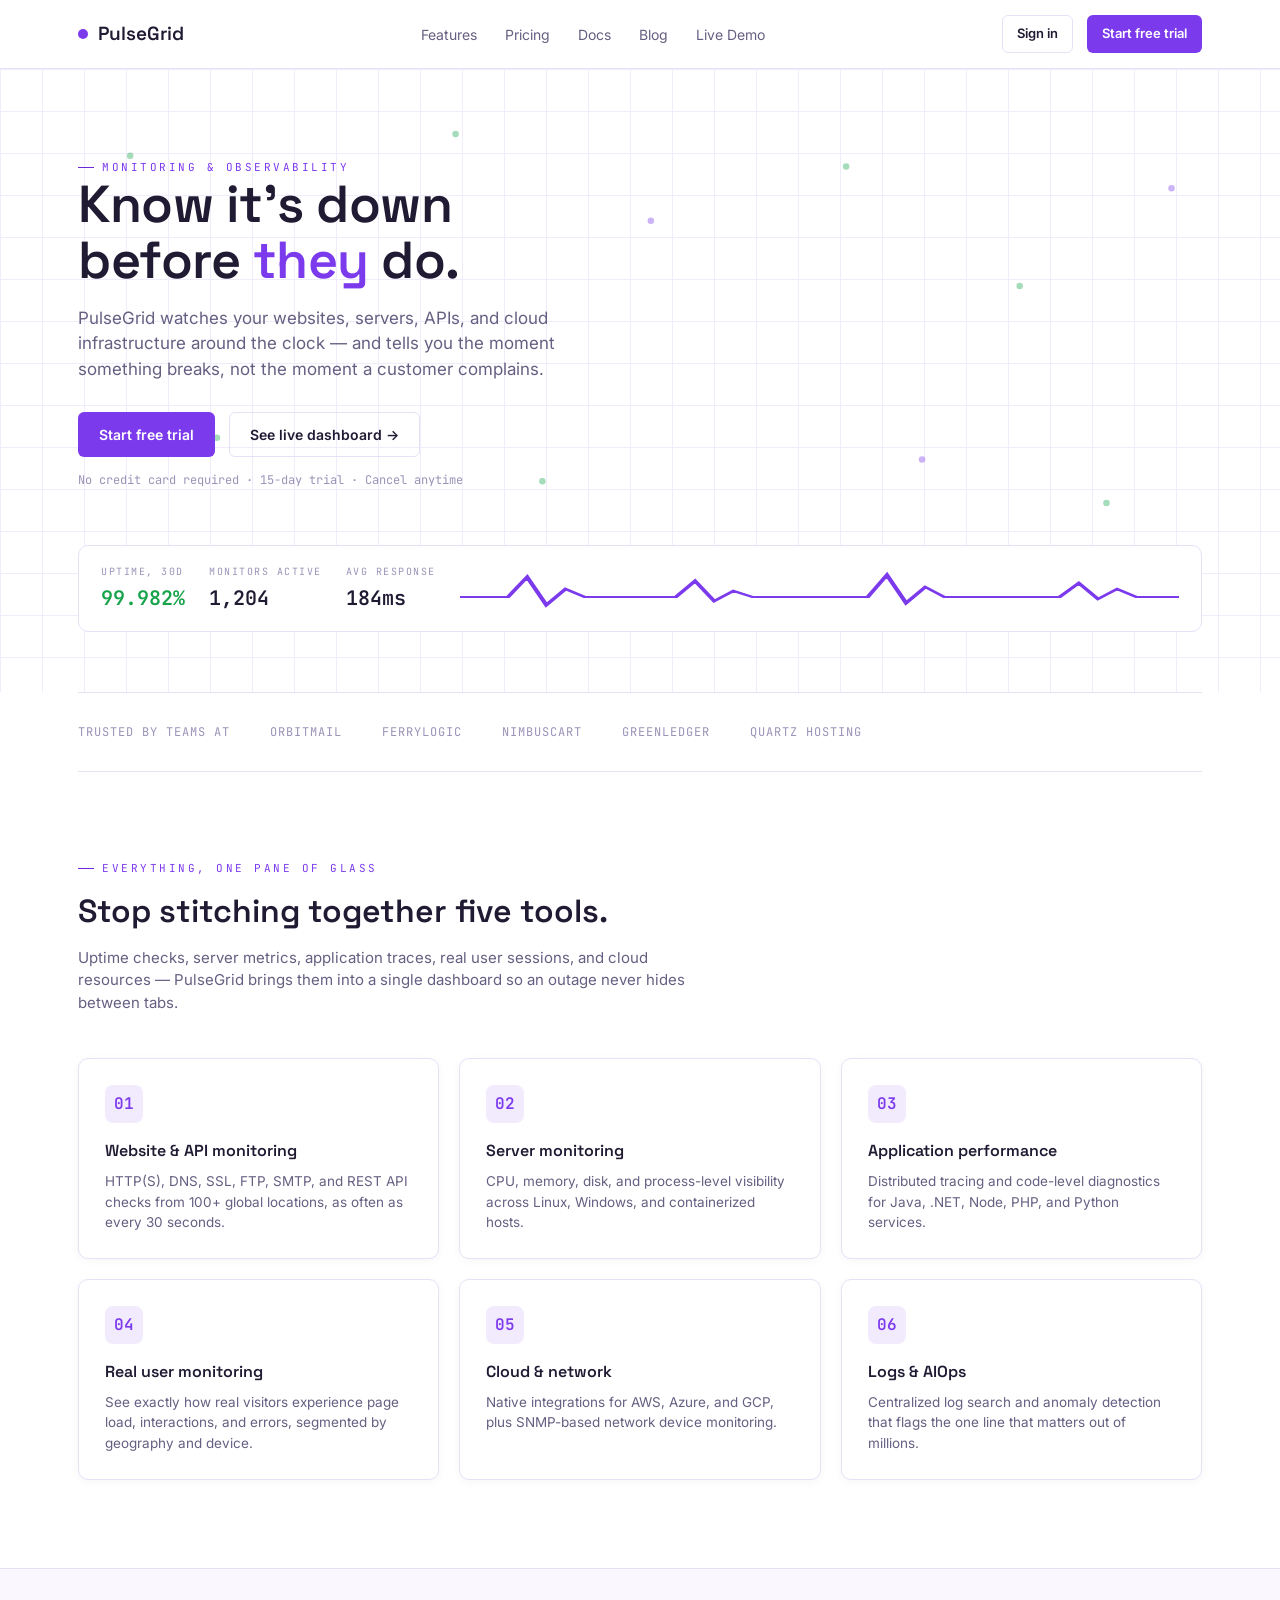
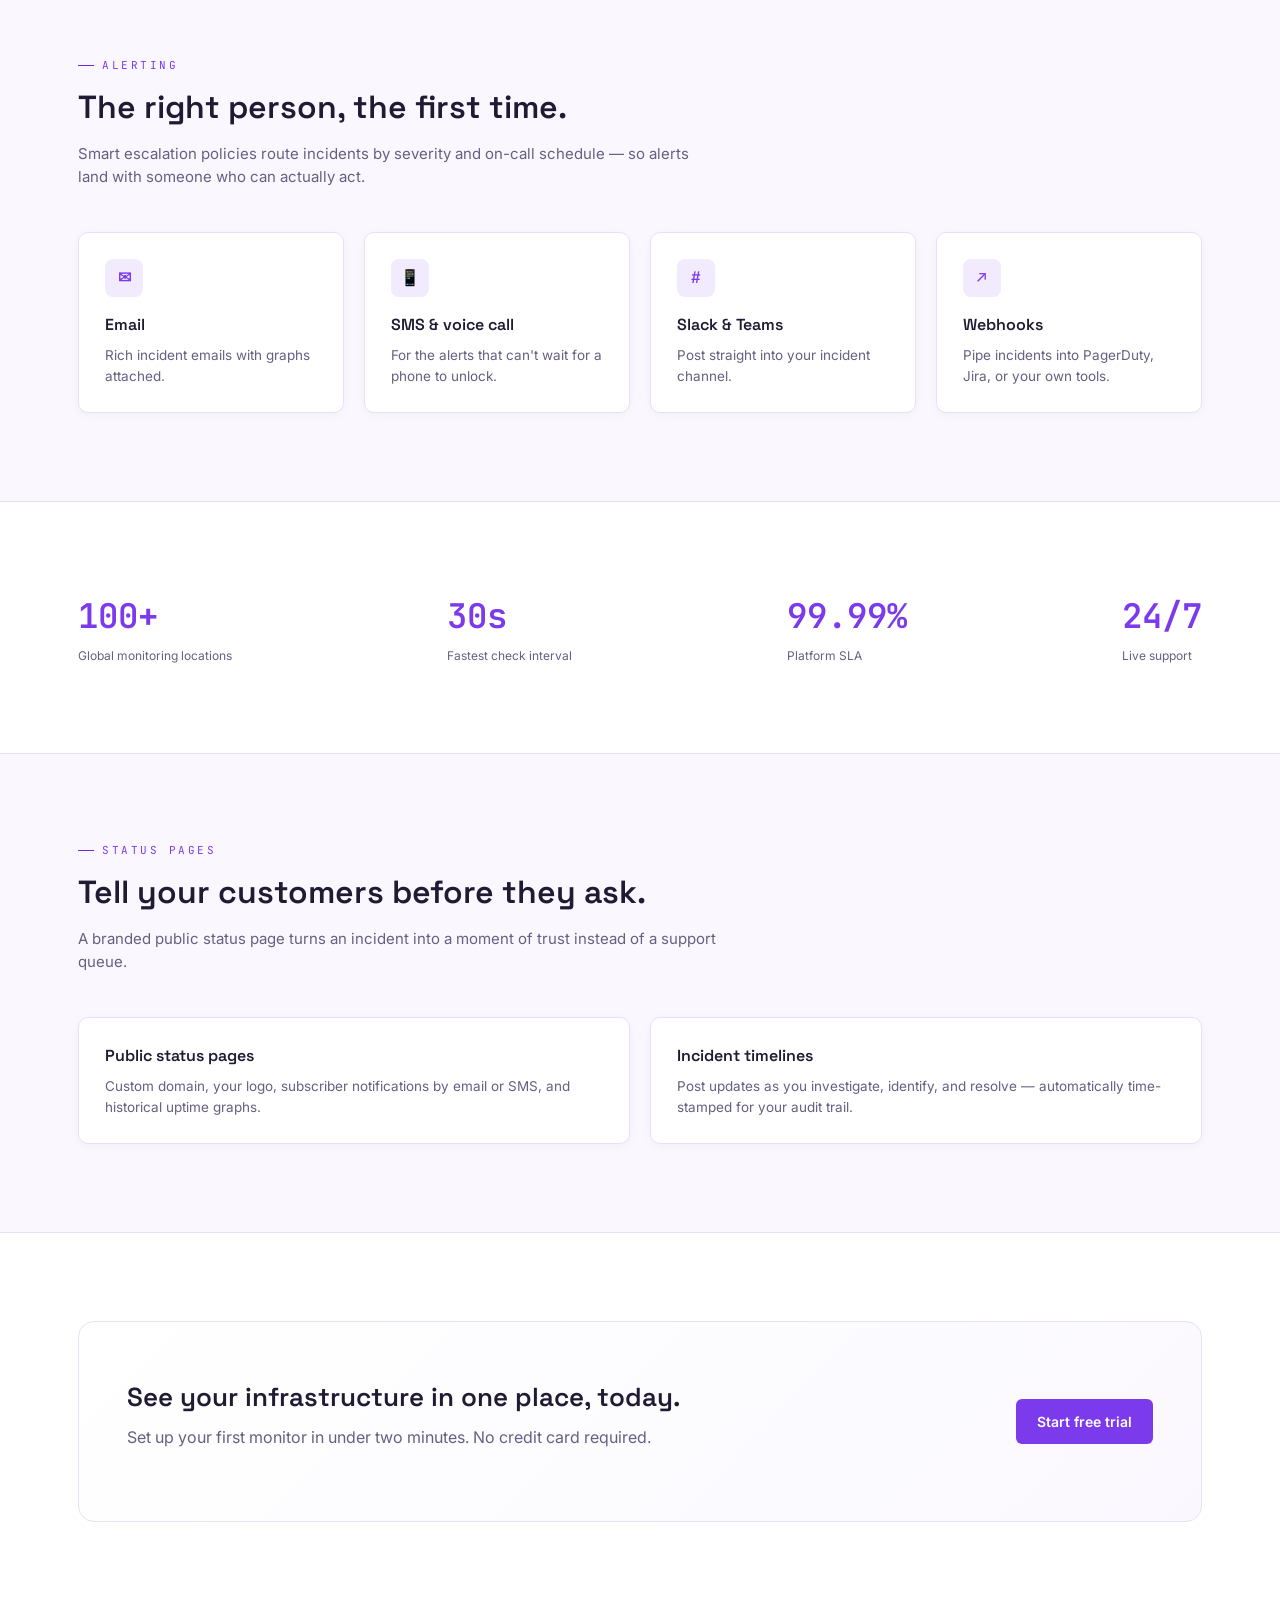
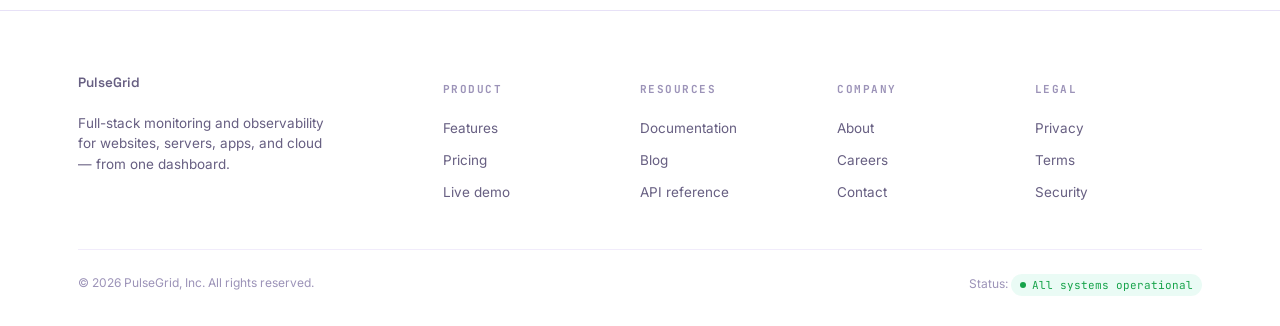
<file: index.html>
<!DOCTYPE html>
<html lang="en">
<head>
<meta charset="UTF-8">
<meta name="viewport" content="width=device-width, initial-scale=1.0">
<title>PulseGrid — All-in-One Monitoring &amp; Observability Platform</title>
<meta name="description" content="Monitor websites, servers, applications, and cloud infrastructure from one dashboard. Uptime, APM, RUM, logs, and alerting — all in PulseGrid.">
<link rel="preconnect" href="https://fonts.googleapis.com">
<link href="https://fonts.googleapis.com/css2?family=Space+Grotesk:wght@500;600;700&family=Inter:wght@400;500;600&family=JetBrains+Mono:wght@400;500;600&display=swap" rel="stylesheet">
<link rel="stylesheet" href="assets/style.css">
</head>
<body>

<nav class="nav">
  <div class="wrap">
    <a class="brand" href="index.html"><span class="dot"></span> PulseGrid</a>
    <div class="nav-links">
      <a href="features.html">Features</a>
      <a href="pricing.html">Pricing</a>
      <a href="docs.html">Docs</a>
      <a href="blog.html">Blog</a>
      <a href="dashboard.html">Live Demo</a>
    </div>
    <div class="nav-cta">
      <a class="btn btn-ghost btn-sm" href="#">Sign in</a>
      <a class="btn btn-primary btn-sm" href="pricing.html">Start free trial</a>
    </div>
  </div>
</nav>

<header class="hero grid-texture">
  <svg class="node-field" viewBox="0 0 1180 500" preserveAspectRatio="xMidYMid slice">
    <circle class="node ok" cx="120" cy="80" r="3"/>
    <circle class="node" cx="260" cy="180" r="3" style="animation-delay:.4s"/>
    <circle class="node ok" cx="420" cy="60" r="3" style="animation-delay:.8s"/>
    <circle class="node" cx="600" cy="140" r="3" style="animation-delay:1.2s"/>
    <circle class="node ok" cx="780" cy="90" r="3" style="animation-delay:.2s"/>
    <circle class="node ok" cx="940" cy="200" r="3" style="animation-delay:1.6s"/>
    <circle class="node" cx="1080" cy="110" r="3" style="animation-delay:.6s"/>
    <circle class="node ok" cx="200" cy="340" r="3" style="animation-delay:1s"/>
    <circle class="node ok" cx="500" cy="380" r="3" style="animation-delay:1.4s"/>
    <circle class="node" cx="850" cy="360" r="3" style="animation-delay:.3s"/>
    <circle class="node ok" cx="1020" cy="400" r="3" style="animation-delay:1.8s"/>
  </svg>
  <div class="wrap">
    <div class="hero-inner">
      <div class="eyebrow">Monitoring &amp; Observability</div>
      <h1>Know it's down<br>before <span class="accent">they</span> do.</h1>
      <p class="lede">PulseGrid watches your websites, servers, APIs, and cloud infrastructure around the clock — and tells you the moment something breaks, not the moment a customer complains.</p>
      <div class="hero-cta">
        <a href="pricing.html" class="btn btn-primary">Start free trial</a>
        <a href="dashboard.html" class="btn btn-ghost">See live dashboard →</a>
      </div>
      <div class="hero-meta">No credit card required · 15-day trial · Cancel anytime</div>
    </div>

    <div class="pulse-strip">
      <div class="metric">
        <div class="k">Uptime, 30d</div>
        <div class="v up">99.982%</div>
      </div>
      <div class="metric">
        <div class="k">Monitors active</div>
        <div class="v">1,204</div>
      </div>
      <div class="metric">
        <div class="k">Avg response</div>
        <div class="v">184ms</div>
      </div>
      <svg class="pulse-svg" viewBox="0 0 300 44" preserveAspectRatio="none">
        <path class="line" d="M0,30 L20,30 L28,10 L36,38 L44,22 L52,30 L90,30 L98,14 L106,34 L114,24 L122,30 L170,30 L178,8 L186,36 L194,20 L202,30 L250,30 L258,16 L266,32 L274,22 L282,30 L300,30" />
      </svg>
    </div>
  </div>
</header>

<div class="wrap">
  <div class="logo-row">
    <span>TRUSTED BY TEAMS AT</span>
    <span>ORBITMAIL</span>
    <span>FERRYLOGIC</span>
    <span>NIMBUSCART</span>
    <span>GREENLEDGER</span>
    <span>QUARTZ HOSTING</span>
  </div>
</div>

<section>
  <div class="wrap">
    <div class="section-head">
      <div class="eyebrow">Everything, one pane of glass</div>
      <h2>Stop stitching together five tools.</h2>
      <p>Uptime checks, server metrics, application traces, real user sessions, and cloud resources — PulseGrid brings them into a single dashboard so an outage never hides between tabs.</p>
    </div>
    <div class="grid grid-3">
      <div class="card">
        <div class="icon">01</div>
        <h3>Website &amp; API monitoring</h3>
        <p>HTTP(S), DNS, SSL, FTP, SMTP, and REST API checks from 100+ global locations, as often as every 30 seconds.</p>
      </div>
      <div class="card">
        <div class="icon">02</div>
        <h3>Server monitoring</h3>
        <p>CPU, memory, disk, and process-level visibility across Linux, Windows, and containerized hosts.</p>
      </div>
      <div class="card">
        <div class="icon">03</div>
        <h3>Application performance</h3>
        <p>Distributed tracing and code-level diagnostics for Java, .NET, Node, PHP, and Python services.</p>
      </div>
      <div class="card">
        <div class="icon">04</div>
        <h3>Real user monitoring</h3>
        <p>See exactly how real visitors experience page load, interactions, and errors, segmented by geography and device.</p>
      </div>
      <div class="card">
        <div class="icon">05</div>
        <h3>Cloud &amp; network</h3>
        <p>Native integrations for AWS, Azure, and GCP, plus SNMP-based network device monitoring.</p>
      </div>
      <div class="card">
        <div class="icon">06</div>
        <h3>Logs &amp; AIOps</h3>
        <p>Centralized log search and anomaly detection that flags the one line that matters out of millions.</p>
      </div>
    </div>
  </div>
</section>

<section class="section-alt">
  <div class="wrap">
    <div class="section-head">
      <div class="eyebrow">Alerting</div>
      <h2>The right person, the first time.</h2>
      <p>Smart escalation policies route incidents by severity and on-call schedule — so alerts land with someone who can actually act.</p>
    </div>
    <div class="grid grid-4">
      <div class="card"><div class="icon">✉</div><h3>Email</h3><p>Rich incident emails with graphs attached.</p></div>
      <div class="card"><div class="icon">📱</div><h3>SMS &amp; voice call</h3><p>For the alerts that can't wait for a phone to unlock.</p></div>
      <div class="card"><div class="icon">#</div><h3>Slack &amp; Teams</h3><p>Post straight into your incident channel.</p></div>
      <div class="card"><div class="icon">↗</div><h3>Webhooks</h3><p>Pipe incidents into PagerDuty, Jira, or your own tools.</p></div>
    </div>
  </div>
</section>

<section>
  <div class="wrap">
    <div class="stat-band">
      <div class="stat"><div class="num">100+</div><div class="lbl">Global monitoring locations</div></div>
      <div class="stat"><div class="num">30s</div><div class="lbl">Fastest check interval</div></div>
      <div class="stat"><div class="num">99.99%</div><div class="lbl">Platform SLA</div></div>
      <div class="stat"><div class="num">24/7</div><div class="lbl">Live support</div></div>
    </div>
  </div>
</section>

<section class="section-alt">
  <div class="wrap">
    <div class="section-head">
      <div class="eyebrow">Status pages</div>
      <h2>Tell your customers before they ask.</h2>
      <p>A branded public status page turns an incident into a moment of trust instead of a support queue.</p>
    </div>
    <div class="grid grid-2">
      <div class="card">
        <h3>Public status pages</h3>
        <p>Custom domain, your logo, subscriber notifications by email or SMS, and historical uptime graphs.</p>
      </div>
      <div class="card">
        <h3>Incident timelines</h3>
        <p>Post updates as you investigate, identify, and resolve — automatically time-stamped for your audit trail.</p>
      </div>
    </div>
  </div>
</section>

<section>
  <div class="wrap">
    <div class="cta-band">
      <div>
        <h2>See your infrastructure in one place, today.</h2>
        <p>Set up your first monitor in under two minutes. No credit card required.</p>
      </div>
      <a href="pricing.html" class="btn btn-primary">Start free trial</a>
    </div>
  </div>
</section>

<footer>
  <div class="wrap">
    <div class="footer-grid">
      <div>
        <a class="brand" href="index.html"><span class="dot"></span> PulseGrid</a>
        <p style="color:var(--text-dim); font-size:13.5px; margin-top:14px; max-width:260px;">Full-stack monitoring and observability for websites, servers, apps, and cloud — from one dashboard.</p>
      </div>
      <div>
        <h4>Product</h4>
        <a href="features.html">Features</a>
        <a href="pricing.html">Pricing</a>
        <a href="dashboard.html">Live demo</a>
      </div>
      <div>
        <h4>Resources</h4>
        <a href="docs.html">Documentation</a>
        <a href="blog.html">Blog</a>
        <a href="#">API reference</a>
      </div>
      <div>
        <h4>Company</h4>
        <a href="#">About</a>
        <a href="#">Careers</a>
        <a href="#">Contact</a>
      </div>
      <div>
        <h4>Legal</h4>
        <a href="#">Privacy</a>
        <a href="#">Terms</a>
        <a href="#">Security</a>
      </div>
    </div>
    <div class="footer-bottom">
      <span>© 2026 PulseGrid, Inc. All rights reserved.</span>
      <span>Status: <span class="badge up">All systems operational</span></span>
    </div>
  </div>
</footer>

</body>
</html>
</file>
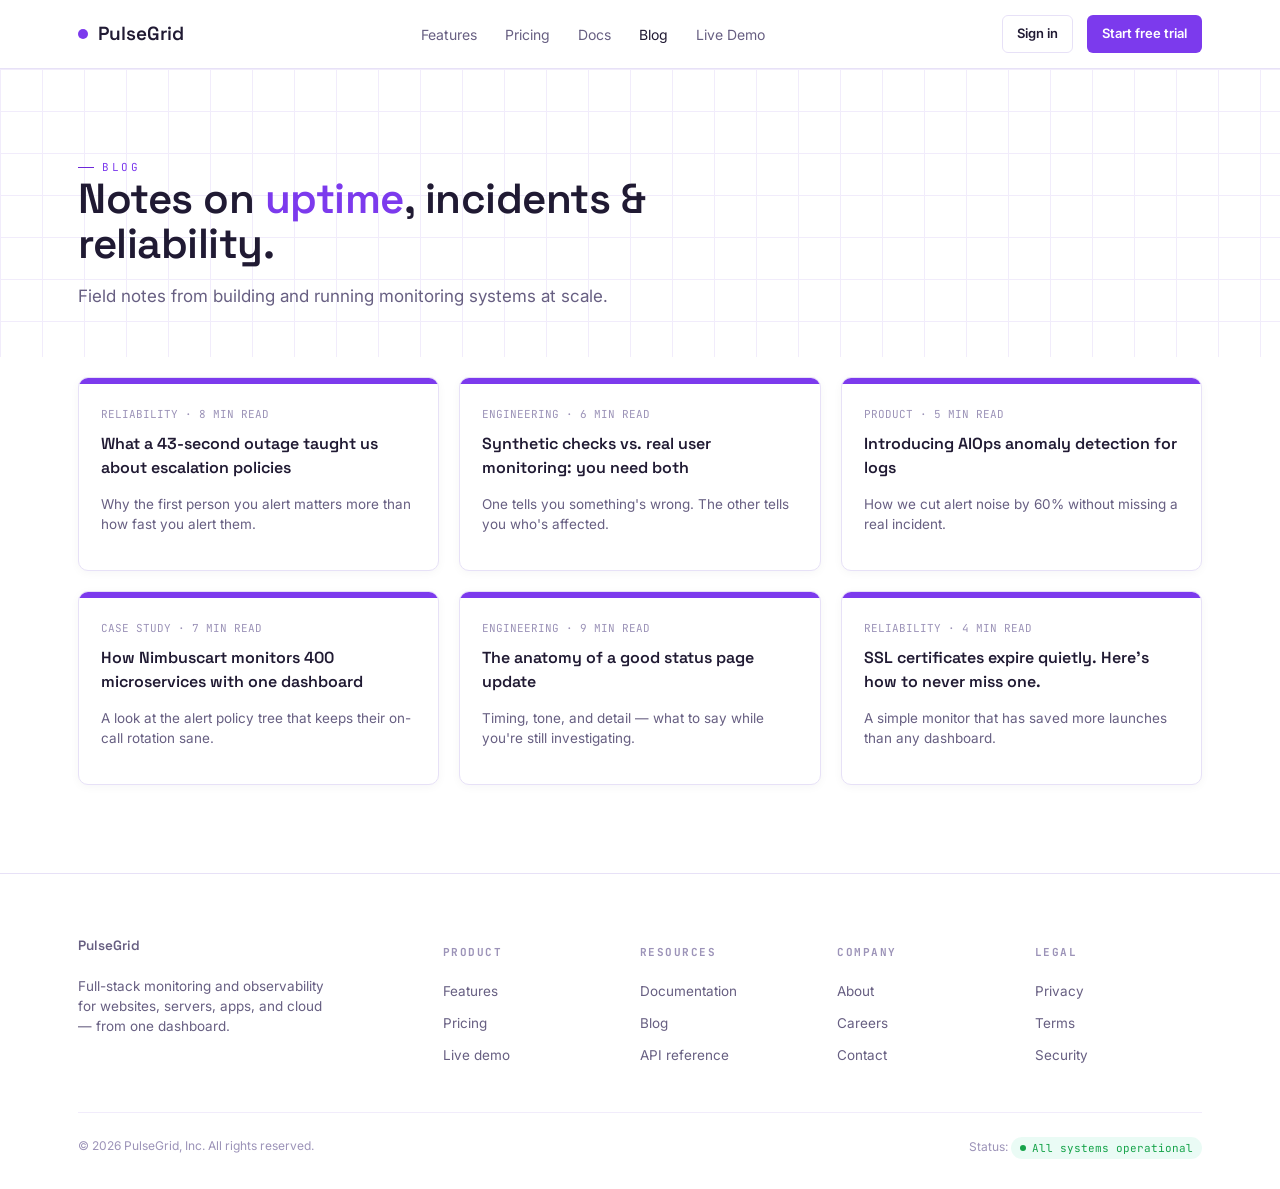
<file: blog.html>
<!DOCTYPE html>
<html lang="en">
<head>
<meta charset="UTF-8">
<meta name="viewport" content="width=device-width, initial-scale=1.0">
<title>Blog — PulseGrid</title>
<link rel="preconnect" href="https://fonts.googleapis.com">
<link href="https://fonts.googleapis.com/css2?family=Space+Grotesk:wght@500;600;700&family=Inter:wght@400;500;600&family=JetBrains+Mono:wght@400;500;600&display=swap" rel="stylesheet">
<link rel="stylesheet" href="assets/style.css">
</head>
<body>

<nav class="nav">
  <div class="wrap">
    <a class="brand" href="index.html"><span class="dot"></span> PulseGrid</a>
    <div class="nav-links">
      <a href="features.html">Features</a>
      <a href="pricing.html">Pricing</a>
      <a href="docs.html">Docs</a>
      <a href="blog.html" style="color:var(--text)">Blog</a>
      <a href="dashboard.html">Live Demo</a>
    </div>
    <div class="nav-cta">
      <a class="btn btn-ghost btn-sm" href="#">Sign in</a>
      <a class="btn btn-primary btn-sm" href="pricing.html">Start free trial</a>
    </div>
  </div>
</nav>

<header class="hero grid-texture" style="padding-bottom:30px;">
  <div class="wrap">
    <div class="hero-inner">
      <div class="eyebrow">Blog</div>
      <h1 style="font-size:42px;">Notes on <span class="accent">uptime</span>, incidents &amp; reliability.</h1>
      <p class="lede">Field notes from building and running monitoring systems at scale.</p>
    </div>
  </div>
</header>

<section style="padding-top:20px;">
  <div class="wrap">
    <div class="grid grid-3">
      <div class="post-card">
        <div class="tag-strip"></div>
        <div class="body">
          <div class="meta">RELIABILITY · 8 MIN READ</div>
          <h3>What a 43-second outage taught us about escalation policies</h3>
          <p>Why the first person you alert matters more than how fast you alert them.</p>
        </div>
      </div>
      <div class="post-card">
        <div class="tag-strip"></div>
        <div class="body">
          <div class="meta">ENGINEERING · 6 MIN READ</div>
          <h3>Synthetic checks vs. real user monitoring: you need both</h3>
          <p>One tells you something's wrong. The other tells you who's affected.</p>
        </div>
      </div>
      <div class="post-card">
        <div class="tag-strip"></div>
        <div class="body">
          <div class="meta">PRODUCT · 5 MIN READ</div>
          <h3>Introducing AIOps anomaly detection for logs</h3>
          <p>How we cut alert noise by 60% without missing a real incident.</p>
        </div>
      </div>
      <div class="post-card">
        <div class="tag-strip"></div>
        <div class="body">
          <div class="meta">CASE STUDY · 7 MIN READ</div>
          <h3>How Nimbuscart monitors 400 microservices with one dashboard</h3>
          <p>A look at the alert policy tree that keeps their on-call rotation sane.</p>
        </div>
      </div>
      <div class="post-card">
        <div class="tag-strip"></div>
        <div class="body">
          <div class="meta">ENGINEERING · 9 MIN READ</div>
          <h3>The anatomy of a good status page update</h3>
          <p>Timing, tone, and detail — what to say while you're still investigating.</p>
        </div>
      </div>
      <div class="post-card">
        <div class="tag-strip"></div>
        <div class="body">
          <div class="meta">RELIABILITY · 4 MIN READ</div>
          <h3>SSL certificates expire quietly. Here's how to never miss one.</h3>
          <p>A simple monitor that has saved more launches than any dashboard.</p>
        </div>
      </div>
    </div>
  </div>
</section>

<footer>
  <div class="wrap">
    <div class="footer-grid">
      <div>
        <a class="brand" href="index.html"><span class="dot"></span> PulseGrid</a>
        <p style="color:var(--text-dim); font-size:13.5px; margin-top:14px; max-width:260px;">Full-stack monitoring and observability for websites, servers, apps, and cloud — from one dashboard.</p>
      </div>
      <div><h4>Product</h4><a href="features.html">Features</a><a href="pricing.html">Pricing</a><a href="dashboard.html">Live demo</a></div>
      <div><h4>Resources</h4><a href="docs.html">Documentation</a><a href="blog.html">Blog</a><a href="#">API reference</a></div>
      <div><h4>Company</h4><a href="#">About</a><a href="#">Careers</a><a href="#">Contact</a></div>
      <div><h4>Legal</h4><a href="#">Privacy</a><a href="#">Terms</a><a href="#">Security</a></div>
    </div>
    <div class="footer-bottom">
      <span>© 2026 PulseGrid, Inc. All rights reserved.</span>
      <span>Status: <span class="badge up">All systems operational</span></span>
    </div>
  </div>
</footer>

</body>
</html>
</file>
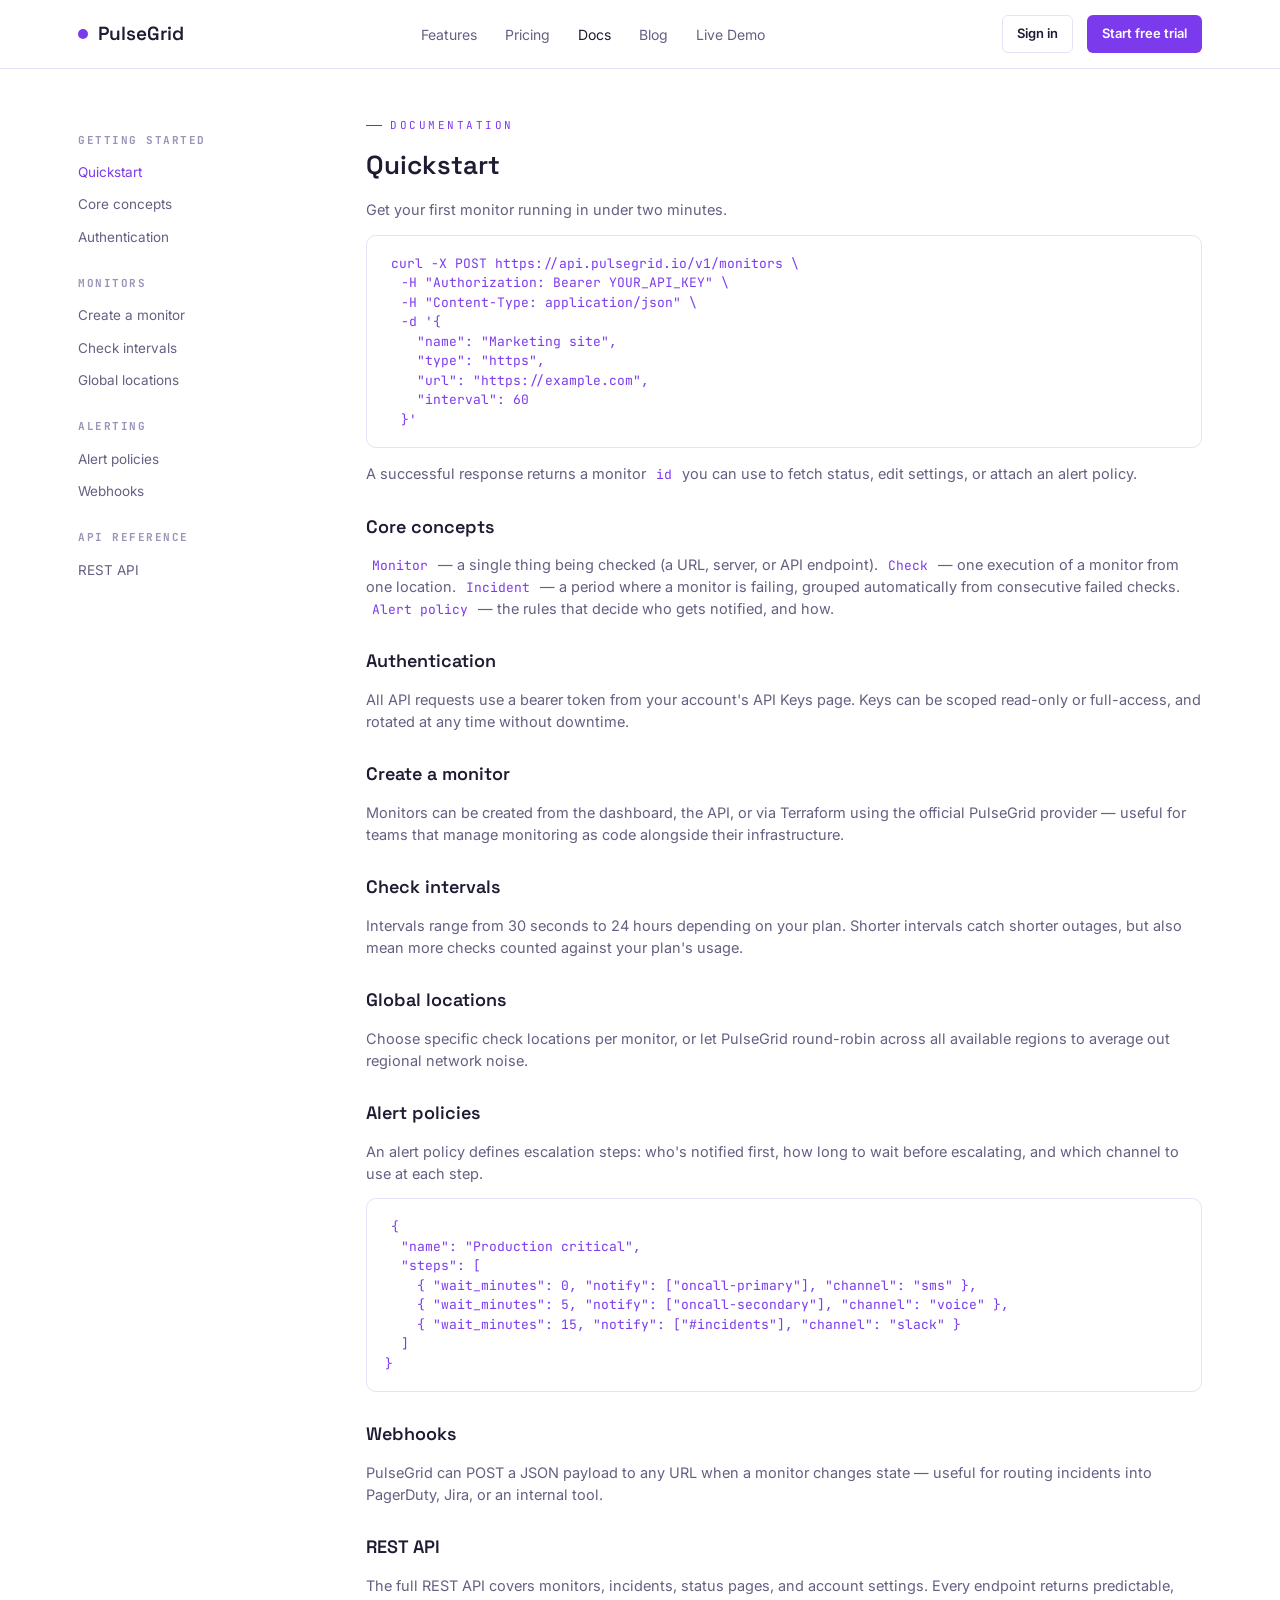
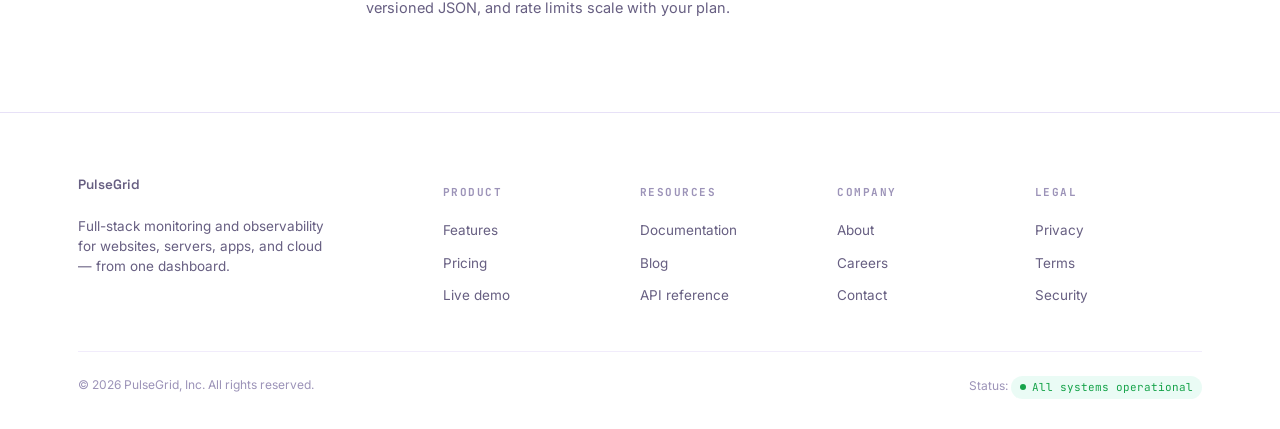
<file: docs.html>
<!DOCTYPE html>
<html lang="en">
<head>
<meta charset="UTF-8">
<meta name="viewport" content="width=device-width, initial-scale=1.0">
<title>Documentation — PulseGrid</title>
<link rel="preconnect" href="https://fonts.googleapis.com">
<link href="https://fonts.googleapis.com/css2?family=Space+Grotesk:wght@500;600;700&family=Inter:wght@400;500;600&family=JetBrains+Mono:wght@400;500;600&display=swap" rel="stylesheet">
<link rel="stylesheet" href="assets/style.css">
</head>
<body>

<nav class="nav">
  <div class="wrap">
    <a class="brand" href="index.html"><span class="dot"></span> PulseGrid</a>
    <div class="nav-links">
      <a href="features.html">Features</a>
      <a href="pricing.html">Pricing</a>
      <a href="docs.html" style="color:var(--text)">Docs</a>
      <a href="blog.html">Blog</a>
      <a href="dashboard.html">Live Demo</a>
    </div>
    <div class="nav-cta">
      <a class="btn btn-ghost btn-sm" href="#">Sign in</a>
      <a class="btn btn-primary btn-sm" href="pricing.html">Start free trial</a>
    </div>
  </div>
</nav>

<section style="padding-top:48px; padding-bottom:80px;">
  <div class="wrap">
    <div class="docs-layout">
      <aside class="docs-side">
        <div class="group">
          <h4>Getting started</h4>
          <a class="active" href="#quickstart">Quickstart</a>
          <a href="#concepts">Core concepts</a>
          <a href="#auth">Authentication</a>
        </div>
        <div class="group">
          <h4>Monitors</h4>
          <a href="#create-monitor">Create a monitor</a>
          <a href="#intervals">Check intervals</a>
          <a href="#locations">Global locations</a>
        </div>
        <div class="group">
          <h4>Alerting</h4>
          <a href="#alert-policies">Alert policies</a>
          <a href="#webhooks">Webhooks</a>
        </div>
        <div class="group">
          <h4>API reference</h4>
          <a href="#api">REST API</a>
        </div>
      </aside>

      <div class="docs-content">
        <div class="eyebrow">Documentation</div>
        <h2 id="quickstart" style="margin-top:12px;">Quickstart</h2>
        <p>Get your first monitor running in under two minutes.</p>
        <pre><code>curl -X POST https://api.pulsegrid.io/v1/monitors \
  -H "Authorization: Bearer YOUR_API_KEY" \
  -H "Content-Type: application/json" \
  -d '{
    "name": "Marketing site",
    "type": "https",
    "url": "https://example.com",
    "interval": 60
  }'</code></pre>
        <p>A successful response returns a monitor <code>id</code> you can use to fetch status, edit settings, or attach an alert policy.</p>

        <h3 id="concepts">Core concepts</h3>
        <p><code>Monitor</code> — a single thing being checked (a URL, server, or API endpoint). <code>Check</code> — one execution of a monitor from one location. <code>Incident</code> — a period where a monitor is failing, grouped automatically from consecutive failed checks. <code>Alert policy</code> — the rules that decide who gets notified, and how.</p>

        <h3 id="auth">Authentication</h3>
        <p>All API requests use a bearer token from your account's API Keys page. Keys can be scoped read-only or full-access, and rotated at any time without downtime.</p>

        <h3 id="create-monitor">Create a monitor</h3>
        <p>Monitors can be created from the dashboard, the API, or via Terraform using the official PulseGrid provider — useful for teams that manage monitoring as code alongside their infrastructure.</p>

        <h3 id="intervals">Check intervals</h3>
        <p>Intervals range from 30 seconds to 24 hours depending on your plan. Shorter intervals catch shorter outages, but also mean more checks counted against your plan's usage.</p>

        <h3 id="locations">Global locations</h3>
        <p>Choose specific check locations per monitor, or let PulseGrid round-robin across all available regions to average out regional network noise.</p>

        <h3 id="alert-policies">Alert policies</h3>
        <p>An alert policy defines escalation steps: who's notified first, how long to wait before escalating, and which channel to use at each step.</p>
        <pre><code>{
  "name": "Production critical",
  "steps": [
    { "wait_minutes": 0, "notify": ["oncall-primary"], "channel": "sms" },
    { "wait_minutes": 5, "notify": ["oncall-secondary"], "channel": "voice" },
    { "wait_minutes": 15, "notify": ["#incidents"], "channel": "slack" }
  ]
}</code></pre>

        <h3 id="webhooks">Webhooks</h3>
        <p>PulseGrid can POST a JSON payload to any URL when a monitor changes state — useful for routing incidents into PagerDuty, Jira, or an internal tool.</p>

        <h3 id="api">REST API</h3>
        <p>The full REST API covers monitors, incidents, status pages, and account settings. Every endpoint returns predictable, versioned JSON, and rate limits scale with your plan.</p>
      </div>
    </div>
  </div>
</section>

<footer>
  <div class="wrap">
    <div class="footer-grid">
      <div>
        <a class="brand" href="index.html"><span class="dot"></span> PulseGrid</a>
        <p style="color:var(--text-dim); font-size:13.5px; margin-top:14px; max-width:260px;">Full-stack monitoring and observability for websites, servers, apps, and cloud — from one dashboard.</p>
      </div>
      <div><h4>Product</h4><a href="features.html">Features</a><a href="pricing.html">Pricing</a><a href="dashboard.html">Live demo</a></div>
      <div><h4>Resources</h4><a href="docs.html">Documentation</a><a href="blog.html">Blog</a><a href="#">API reference</a></div>
      <div><h4>Company</h4><a href="#">About</a><a href="#">Careers</a><a href="#">Contact</a></div>
      <div><h4>Legal</h4><a href="#">Privacy</a><a href="#">Terms</a><a href="#">Security</a></div>
    </div>
    <div class="footer-bottom">
      <span>© 2026 PulseGrid, Inc. All rights reserved.</span>
      <span>Status: <span class="badge up">All systems operational</span></span>
    </div>
  </div>
</footer>

</body>
</html>
</file>
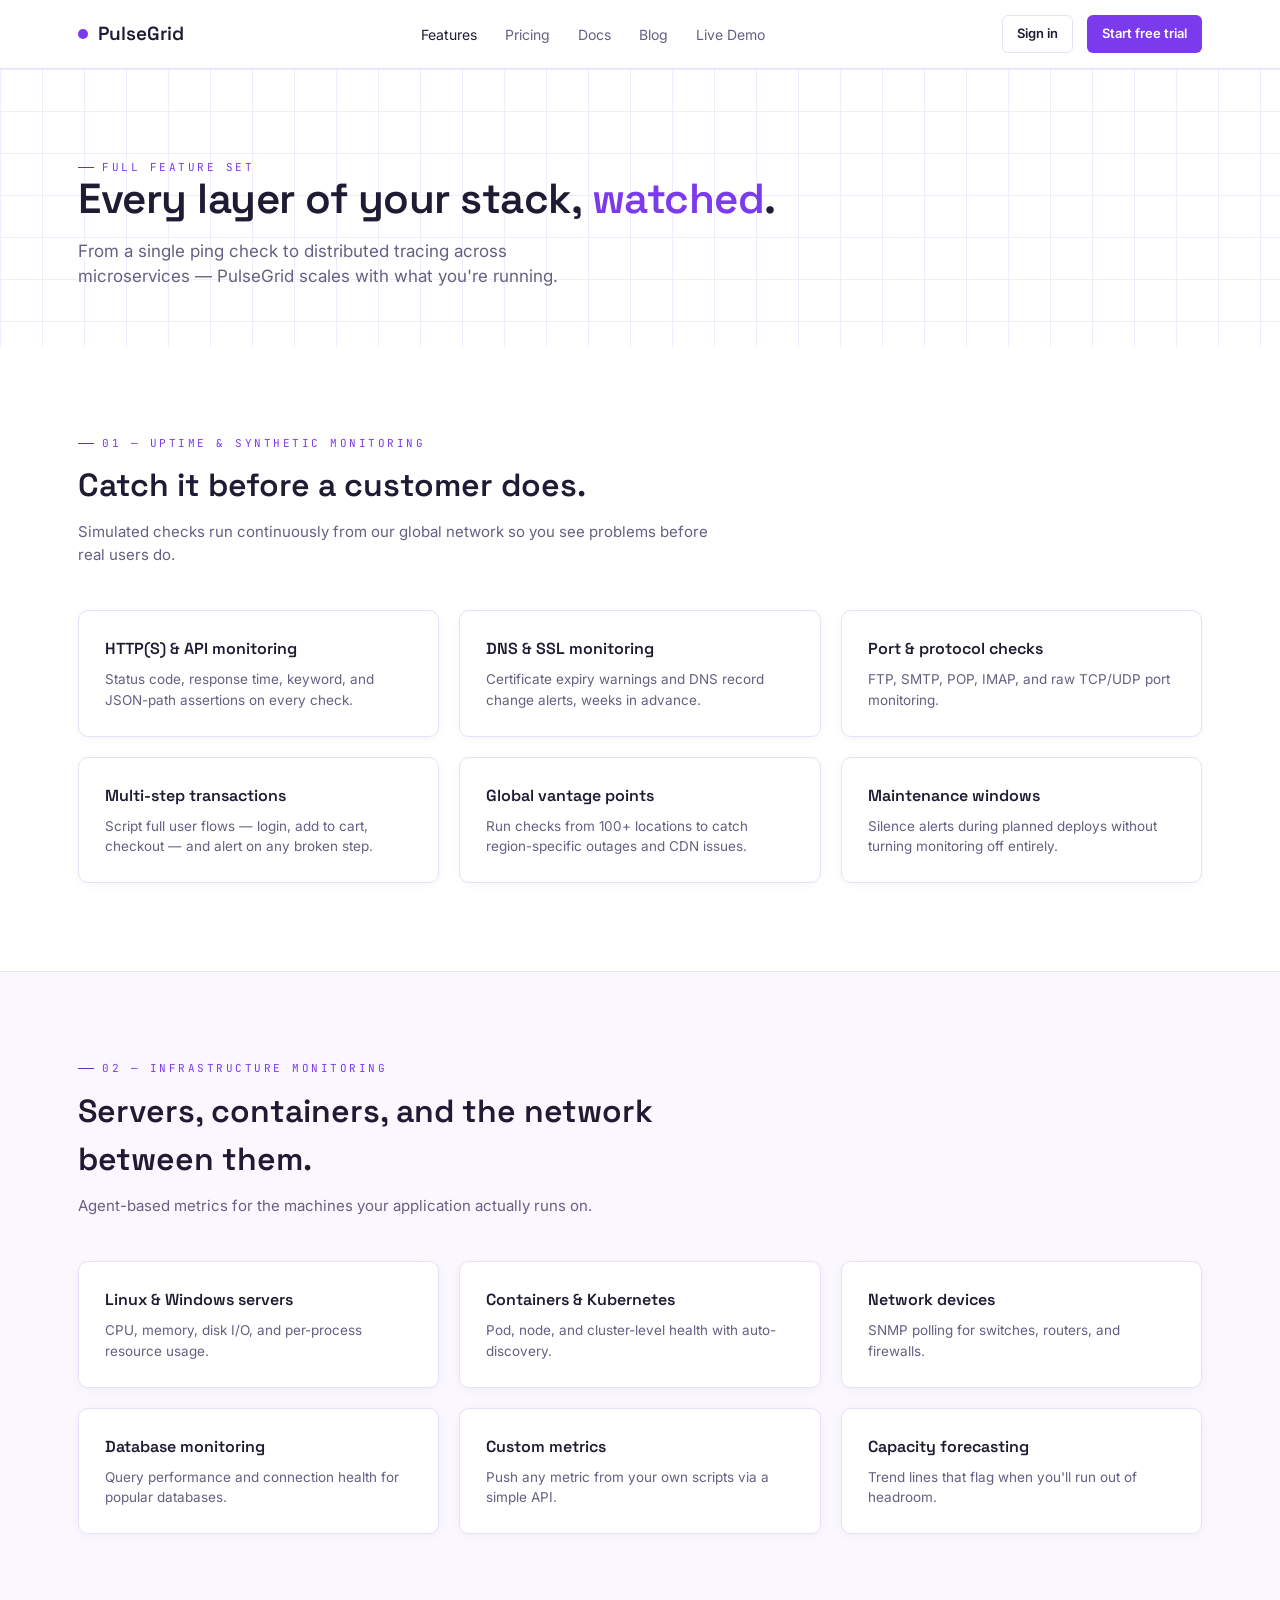
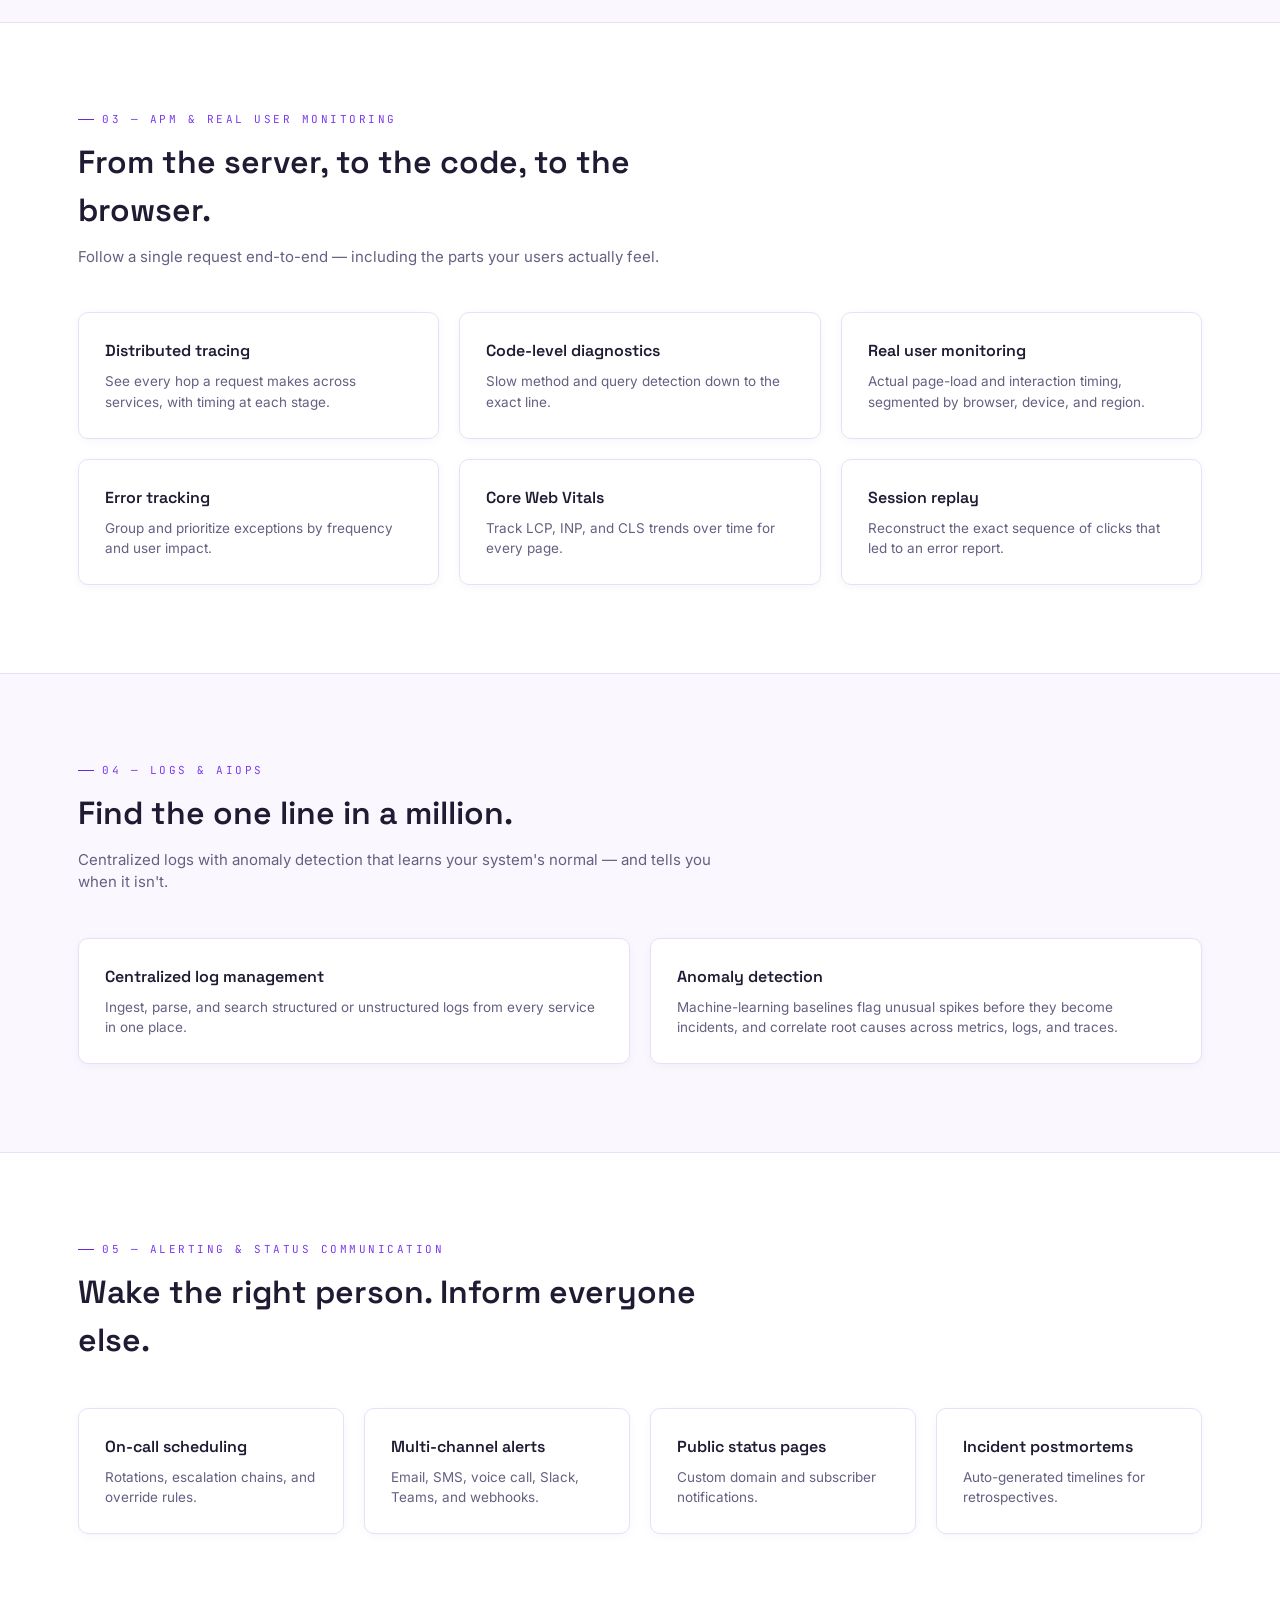
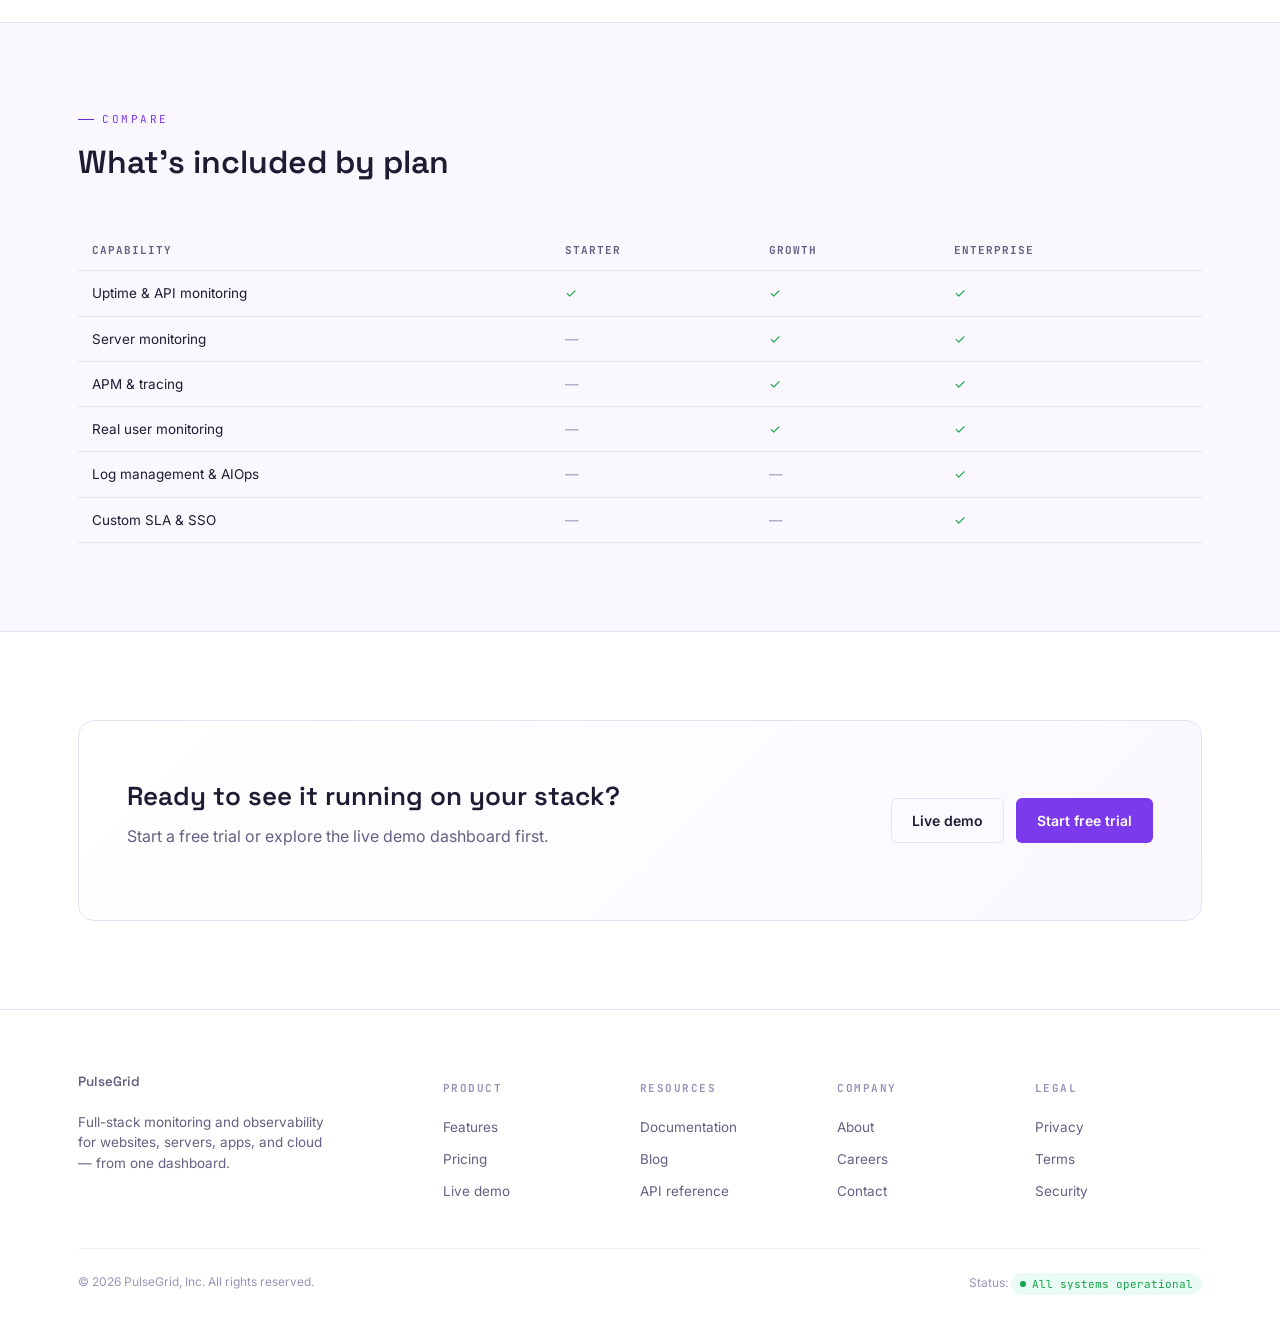
<file: features.html>
<!DOCTYPE html>
<html lang="en">
<head>
<meta charset="UTF-8">
<meta name="viewport" content="width=device-width, initial-scale=1.0">
<title>Features — PulseGrid</title>
<link rel="preconnect" href="https://fonts.googleapis.com">
<link href="https://fonts.googleapis.com/css2?family=Space+Grotesk:wght@500;600;700&family=Inter:wght@400;500;600&family=JetBrains+Mono:wght@400;500;600&display=swap" rel="stylesheet">
<link rel="stylesheet" href="assets/style.css">
</head>
<body>

<nav class="nav">
  <div class="wrap">
    <a class="brand" href="index.html"><span class="dot"></span> PulseGrid</a>
    <div class="nav-links">
      <a href="features.html" style="color:var(--text)">Features</a>
      <a href="pricing.html">Pricing</a>
      <a href="docs.html">Docs</a>
      <a href="blog.html">Blog</a>
      <a href="dashboard.html">Live Demo</a>
    </div>
    <div class="nav-cta">
      <a class="btn btn-ghost btn-sm" href="#">Sign in</a>
      <a class="btn btn-primary btn-sm" href="pricing.html">Start free trial</a>
    </div>
  </div>
</nav>

<header class="hero grid-texture" style="padding-bottom:40px;">
  <div class="wrap">
    <div class="hero-inner">
      <div class="eyebrow">Full feature set</div>
      <h1 style="font-size:42px;">Every layer of your stack, <span class="accent">watched</span>.</h1>
      <p class="lede">From a single ping check to distributed tracing across microservices — PulseGrid scales with what you're running.</p>
    </div>
  </div>
</header>

<section>
  <div class="wrap">
    <div class="section-head">
      <div class="eyebrow">01 — Uptime &amp; synthetic monitoring</div>
      <h2>Catch it before a customer does.</h2>
      <p>Simulated checks run continuously from our global network so you see problems before real users do.</p>
    </div>
    <div class="grid grid-3">
      <div class="card"><h3>HTTP(S) &amp; API monitoring</h3><p>Status code, response time, keyword, and JSON-path assertions on every check.</p></div>
      <div class="card"><h3>DNS &amp; SSL monitoring</h3><p>Certificate expiry warnings and DNS record change alerts, weeks in advance.</p></div>
      <div class="card"><h3>Port &amp; protocol checks</h3><p>FTP, SMTP, POP, IMAP, and raw TCP/UDP port monitoring.</p></div>
      <div class="card"><h3>Multi-step transactions</h3><p>Script full user flows — login, add to cart, checkout — and alert on any broken step.</p></div>
      <div class="card"><h3>Global vantage points</h3><p>Run checks from 100+ locations to catch region-specific outages and CDN issues.</p></div>
      <div class="card"><h3>Maintenance windows</h3><p>Silence alerts during planned deploys without turning monitoring off entirely.</p></div>
    </div>
  </div>
</section>

<section class="section-alt">
  <div class="wrap">
    <div class="section-head">
      <div class="eyebrow">02 — Infrastructure monitoring</div>
      <h2>Servers, containers, and the network between them.</h2>
      <p>Agent-based metrics for the machines your application actually runs on.</p>
    </div>
    <div class="grid grid-3">
      <div class="card"><h3>Linux &amp; Windows servers</h3><p>CPU, memory, disk I/O, and per-process resource usage.</p></div>
      <div class="card"><h3>Containers &amp; Kubernetes</h3><p>Pod, node, and cluster-level health with auto-discovery.</p></div>
      <div class="card"><h3>Network devices</h3><p>SNMP polling for switches, routers, and firewalls.</p></div>
      <div class="card"><h3>Database monitoring</h3><p>Query performance and connection health for popular databases.</p></div>
      <div class="card"><h3>Custom metrics</h3><p>Push any metric from your own scripts via a simple API.</p></div>
      <div class="card"><h3>Capacity forecasting</h3><p>Trend lines that flag when you'll run out of headroom.</p></div>
    </div>
  </div>
</section>

<section>
  <div class="wrap">
    <div class="section-head">
      <div class="eyebrow">03 — APM &amp; real user monitoring</div>
      <h2>From the server, to the code, to the browser.</h2>
      <p>Follow a single request end-to-end — including the parts your users actually feel.</p>
    </div>
    <div class="grid grid-3">
      <div class="card"><h3>Distributed tracing</h3><p>See every hop a request makes across services, with timing at each stage.</p></div>
      <div class="card"><h3>Code-level diagnostics</h3><p>Slow method and query detection down to the exact line.</p></div>
      <div class="card"><h3>Real user monitoring</h3><p>Actual page-load and interaction timing, segmented by browser, device, and region.</p></div>
      <div class="card"><h3>Error tracking</h3><p>Group and prioritize exceptions by frequency and user impact.</p></div>
      <div class="card"><h3>Core Web Vitals</h3><p>Track LCP, INP, and CLS trends over time for every page.</p></div>
      <div class="card"><h3>Session replay</h3><p>Reconstruct the exact sequence of clicks that led to an error report.</p></div>
    </div>
  </div>
</section>

<section class="section-alt">
  <div class="wrap">
    <div class="section-head">
      <div class="eyebrow">04 — Logs &amp; AIOps</div>
      <h2>Find the one line in a million.</h2>
      <p>Centralized logs with anomaly detection that learns your system's normal — and tells you when it isn't.</p>
    </div>
    <div class="grid grid-2">
      <div class="card"><h3>Centralized log management</h3><p>Ingest, parse, and search structured or unstructured logs from every service in one place.</p></div>
      <div class="card"><h3>Anomaly detection</h3><p>Machine-learning baselines flag unusual spikes before they become incidents, and correlate root causes across metrics, logs, and traces.</p></div>
    </div>
  </div>
</section>

<section>
  <div class="wrap">
    <div class="section-head">
      <div class="eyebrow">05 — Alerting &amp; status communication</div>
      <h2>Wake the right person. Inform everyone else.</h2>
    </div>
    <div class="grid grid-4">
      <div class="card"><h3>On-call scheduling</h3><p>Rotations, escalation chains, and override rules.</p></div>
      <div class="card"><h3>Multi-channel alerts</h3><p>Email, SMS, voice call, Slack, Teams, and webhooks.</p></div>
      <div class="card"><h3>Public status pages</h3><p>Custom domain and subscriber notifications.</p></div>
      <div class="card"><h3>Incident postmortems</h3><p>Auto-generated timelines for retrospectives.</p></div>
    </div>
  </div>
</section>

<section class="section-alt">
  <div class="wrap">
    <div class="section-head">
      <div class="eyebrow">Compare</div>
      <h2>What's included by plan</h2>
    </div>
    <table class="compare">
      <thead>
        <tr><th>Capability</th><th>Starter</th><th>Growth</th><th>Enterprise</th></tr>
      </thead>
      <tbody>
        <tr><td>Uptime &amp; API monitoring</td><td class="yes">✓</td><td class="yes">✓</td><td class="yes">✓</td></tr>
        <tr><td>Server monitoring</td><td class="no">—</td><td class="yes">✓</td><td class="yes">✓</td></tr>
        <tr><td>APM &amp; tracing</td><td class="no">—</td><td class="yes">✓</td><td class="yes">✓</td></tr>
        <tr><td>Real user monitoring</td><td class="no">—</td><td class="yes">✓</td><td class="yes">✓</td></tr>
        <tr><td>Log management &amp; AIOps</td><td class="no">—</td><td class="no">—</td><td class="yes">✓</td></tr>
        <tr><td>Custom SLA &amp; SSO</td><td class="no">—</td><td class="no">—</td><td class="yes">✓</td></tr>
      </tbody>
    </table>
  </div>
</section>

<section>
  <div class="wrap">
    <div class="cta-band">
      <div>
        <h2>Ready to see it running on your stack?</h2>
        <p>Start a free trial or explore the live demo dashboard first.</p>
      </div>
      <div style="display:flex; gap:12px;">
        <a href="dashboard.html" class="btn btn-ghost">Live demo</a>
        <a href="pricing.html" class="btn btn-primary">Start free trial</a>
      </div>
    </div>
  </div>
</section>

<footer>
  <div class="wrap">
    <div class="footer-grid">
      <div>
        <a class="brand" href="index.html"><span class="dot"></span> PulseGrid</a>
        <p style="color:var(--text-dim); font-size:13.5px; margin-top:14px; max-width:260px;">Full-stack monitoring and observability for websites, servers, apps, and cloud — from one dashboard.</p>
      </div>
      <div><h4>Product</h4><a href="features.html">Features</a><a href="pricing.html">Pricing</a><a href="dashboard.html">Live demo</a></div>
      <div><h4>Resources</h4><a href="docs.html">Documentation</a><a href="blog.html">Blog</a><a href="#">API reference</a></div>
      <div><h4>Company</h4><a href="#">About</a><a href="#">Careers</a><a href="#">Contact</a></div>
      <div><h4>Legal</h4><a href="#">Privacy</a><a href="#">Terms</a><a href="#">Security</a></div>
    </div>
    <div class="footer-bottom">
      <span>© 2026 PulseGrid, Inc. All rights reserved.</span>
      <span>Status: <span class="badge up">All systems operational</span></span>
    </div>
  </div>
</footer>

</body>
</html>
</file>
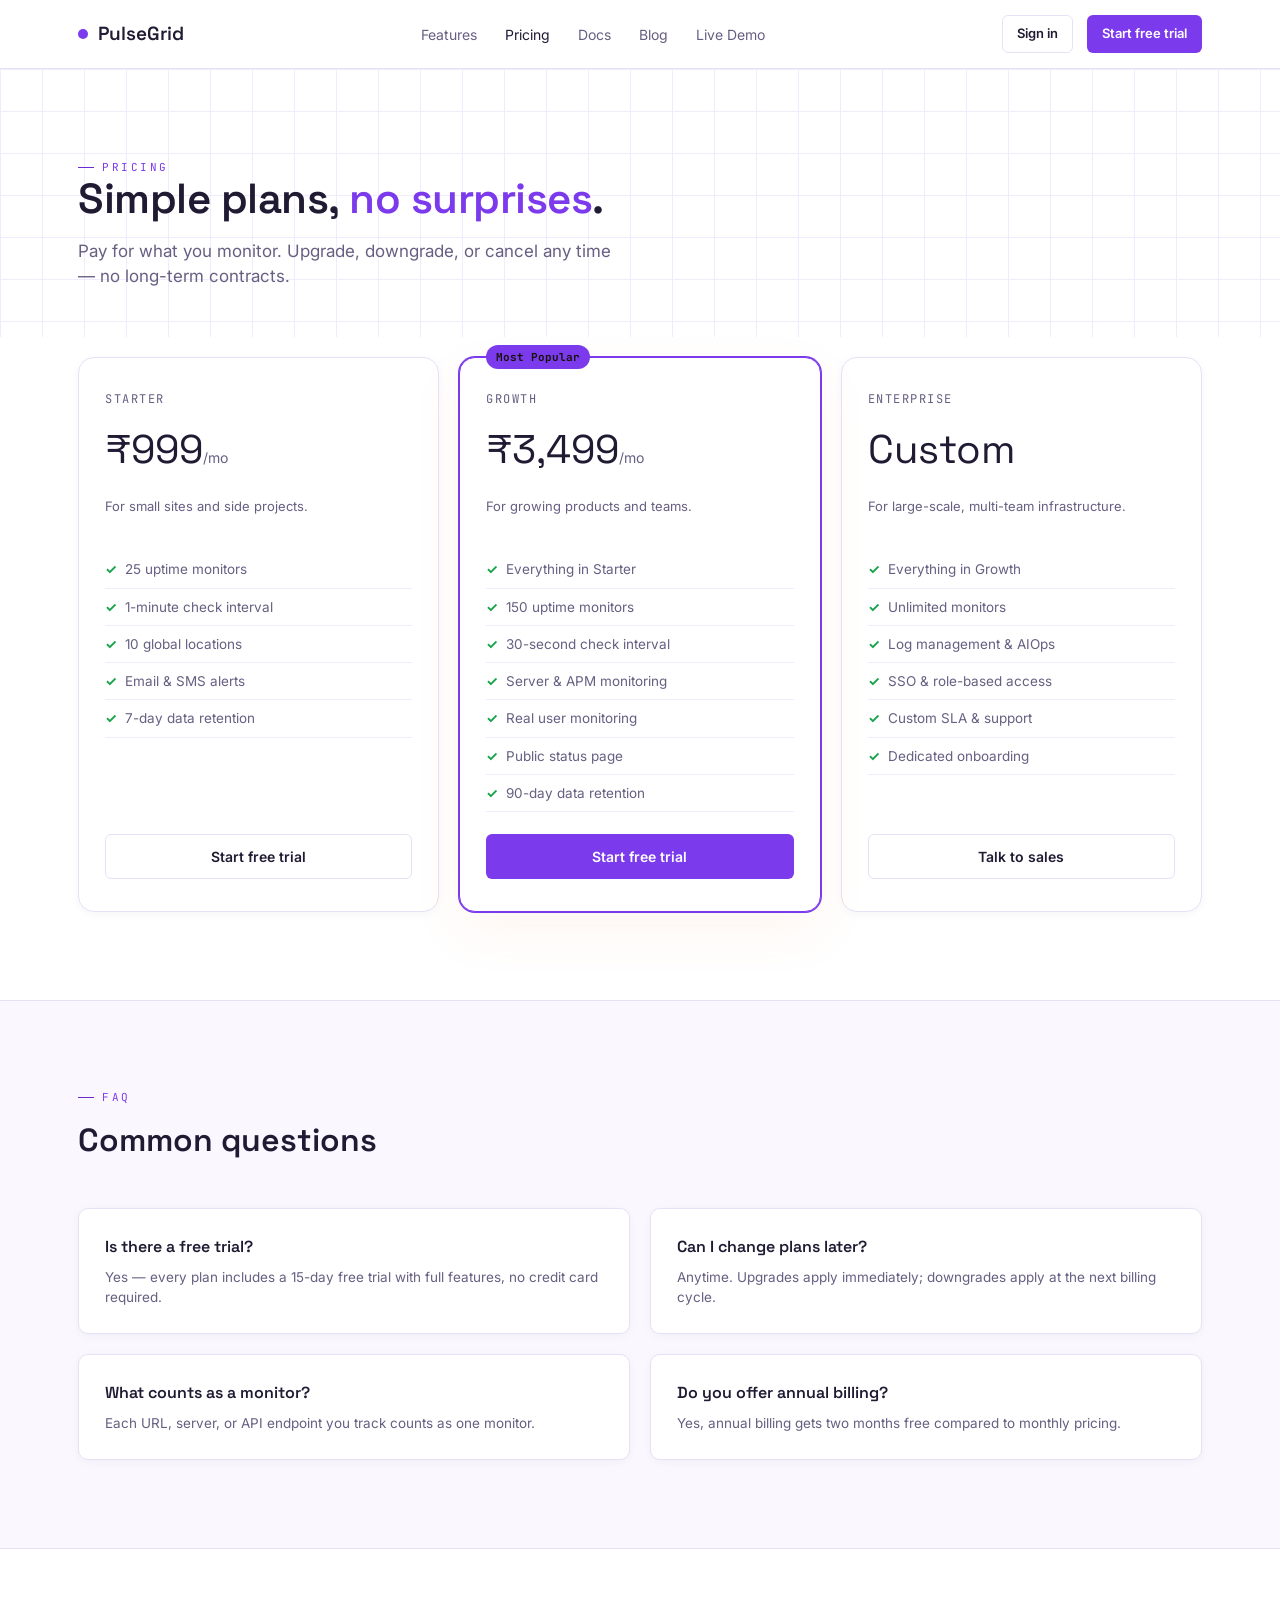
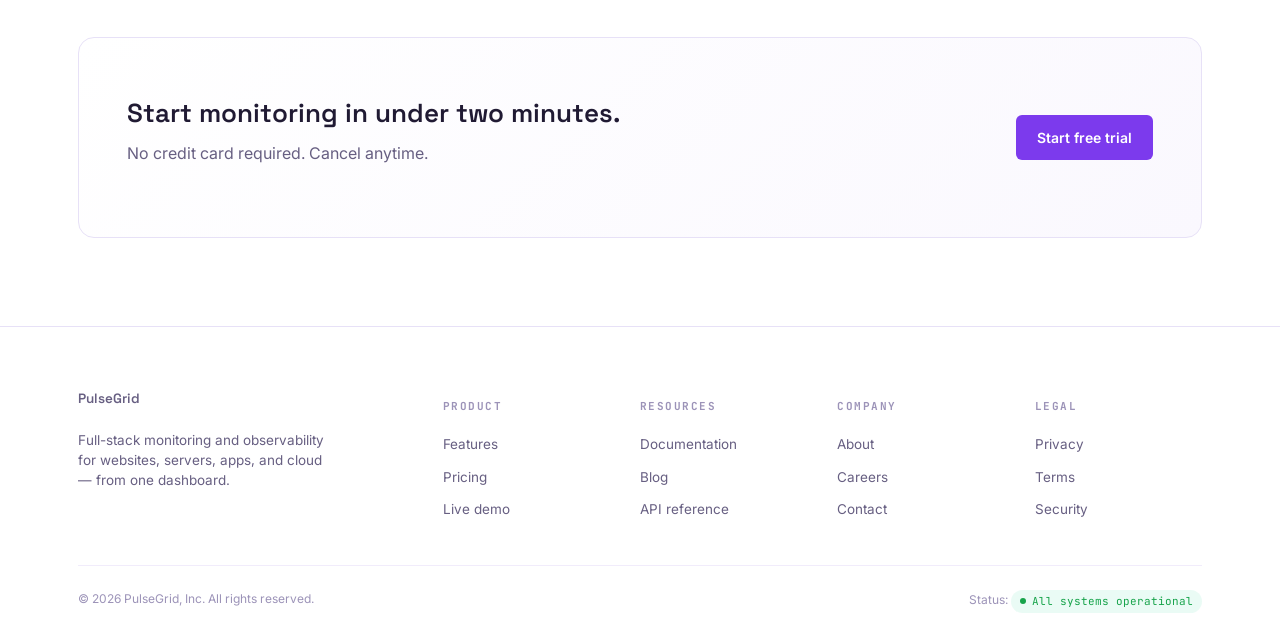
<file: pricing.html>
<!DOCTYPE html>
<html lang="en">
<head>
<meta charset="UTF-8">
<meta name="viewport" content="width=device-width, initial-scale=1.0">
<title>Pricing — PulseGrid</title>
<link rel="preconnect" href="https://fonts.googleapis.com">
<link href="https://fonts.googleapis.com/css2?family=Space+Grotesk:wght@500;600;700&family=Inter:wght@400;500;600&family=JetBrains+Mono:wght@400;500;600&display=swap" rel="stylesheet">
<link rel="stylesheet" href="assets/style.css">
</head>
<body>

<nav class="nav">
  <div class="wrap">
    <a class="brand" href="index.html"><span class="dot"></span> PulseGrid</a>
    <div class="nav-links">
      <a href="features.html">Features</a>
      <a href="pricing.html" style="color:var(--text)">Pricing</a>
      <a href="docs.html">Docs</a>
      <a href="blog.html">Blog</a>
      <a href="dashboard.html">Live Demo</a>
    </div>
    <div class="nav-cta">
      <a class="btn btn-ghost btn-sm" href="#">Sign in</a>
      <a class="btn btn-primary btn-sm" href="pricing.html">Start free trial</a>
    </div>
  </div>
</nav>

<header class="hero grid-texture" style="padding-bottom:30px;">
  <div class="wrap">
    <div class="hero-inner">
      <div class="eyebrow">Pricing</div>
      <h1 style="font-size:42px;">Simple plans, <span class="accent">no surprises</span>.</h1>
      <p class="lede">Pay for what you monitor. Upgrade, downgrade, or cancel any time — no long-term contracts.</p>
    </div>
  </div>
</header>

<section style="padding-top:20px;">
  <div class="wrap">
    <div class="grid grid-3">
      <div class="price-card">
        <div class="tier">Starter</div>
        <div class="price">₹999<span>/mo</span></div>
        <p style="font-size:13px; color:var(--text-dim);">For small sites and side projects.</p>
        <ul>
          <li>25 uptime monitors</li>
          <li>1-minute check interval</li>
          <li>10 global locations</li>
          <li>Email &amp; SMS alerts</li>
          <li>7-day data retention</li>
        </ul>
        <a href="#" class="btn btn-ghost btn-block">Start free trial</a>
      </div>

      <div class="price-card highlight">
        <div class="tier">Growth</div>
        <div class="price">₹3,499<span>/mo</span></div>
        <p style="font-size:13px; color:var(--text-dim);">For growing products and teams.</p>
        <ul>
          <li>Everything in Starter</li>
          <li>150 uptime monitors</li>
          <li>30-second check interval</li>
          <li>Server &amp; APM monitoring</li>
          <li>Real user monitoring</li>
          <li>Public status page</li>
          <li>90-day data retention</li>
        </ul>
        <a href="#" class="btn btn-primary btn-block">Start free trial</a>
      </div>

      <div class="price-card">
        <div class="tier">Enterprise</div>
        <div class="price">Custom</div>
        <p style="font-size:13px; color:var(--text-dim);">For large-scale, multi-team infrastructure.</p>
        <ul>
          <li>Everything in Growth</li>
          <li>Unlimited monitors</li>
          <li>Log management &amp; AIOps</li>
          <li>SSO &amp; role-based access</li>
          <li>Custom SLA &amp; support</li>
          <li>Dedicated onboarding</li>
        </ul>
        <a href="#" class="btn btn-ghost btn-block">Talk to sales</a>
      </div>
    </div>
  </div>
</section>

<section class="section-alt">
  <div class="wrap">
    <div class="section-head">
      <div class="eyebrow">FAQ</div>
      <h2>Common questions</h2>
    </div>
    <div class="grid grid-2">
      <div class="card"><h3>Is there a free trial?</h3><p>Yes — every plan includes a 15-day free trial with full features, no credit card required.</p></div>
      <div class="card"><h3>Can I change plans later?</h3><p>Anytime. Upgrades apply immediately; downgrades apply at the next billing cycle.</p></div>
      <div class="card"><h3>What counts as a monitor?</h3><p>Each URL, server, or API endpoint you track counts as one monitor.</p></div>
      <div class="card"><h3>Do you offer annual billing?</h3><p>Yes, annual billing gets two months free compared to monthly pricing.</p></div>
    </div>
  </div>
</section>

<section>
  <div class="wrap">
    <div class="cta-band">
      <div>
        <h2>Start monitoring in under two minutes.</h2>
        <p>No credit card required. Cancel anytime.</p>
      </div>
      <a href="#" class="btn btn-primary">Start free trial</a>
    </div>
  </div>
</section>

<footer>
  <div class="wrap">
    <div class="footer-grid">
      <div>
        <a class="brand" href="index.html"><span class="dot"></span> PulseGrid</a>
        <p style="color:var(--text-dim); font-size:13.5px; margin-top:14px; max-width:260px;">Full-stack monitoring and observability for websites, servers, apps, and cloud — from one dashboard.</p>
      </div>
      <div><h4>Product</h4><a href="features.html">Features</a><a href="pricing.html">Pricing</a><a href="dashboard.html">Live demo</a></div>
      <div><h4>Resources</h4><a href="docs.html">Documentation</a><a href="blog.html">Blog</a><a href="#">API reference</a></div>
      <div><h4>Company</h4><a href="#">About</a><a href="#">Careers</a><a href="#">Contact</a></div>
      <div><h4>Legal</h4><a href="#">Privacy</a><a href="#">Terms</a><a href="#">Security</a></div>
    </div>
    <div class="footer-bottom">
      <span>© 2026 PulseGrid, Inc. All rights reserved.</span>
      <span>Status: <span class="badge up">All systems operational</span></span>
    </div>
  </div>
</footer>

</body>
</html>
</file>
<file: assets/style.css>
/* ============================================================
   PulseGrid — Design tokens
   Control-room aesthetic: graphite/navy base, signal-amber accent,
   functional status colors (green=up, red=down) used ONLY for status.
   ============================================================ */
:root{
  --bg: #FFFFFF;
  --bg-raised: #FAF8FE;
  --bg-panel: #FFFFFF;
  --line: #E7E1F7;
  --line-soft: #F1ECFB;

  --text: #201A33;
  --text-dim: #675F82;
  --text-faint: #9C93B8;

  --signal: #7C3AED;      /* primary brand accent — royal violet */
  --signal-dim: #6D28D9;
  --signal-glow: rgba(124,58,237,0.10);

  --up: #16A34A;          /* operational status only */
  --warn: #D97706;        /* degraded status only */
  --down: #DC2626;        /* outage status only */

  --radius-sm: 6px;
  --radius: 10px;
  --radius-lg: 16px;

  --font-display: 'Space Grotesk', sans-serif;
  --font-body: 'Inter', sans-serif;
  --font-mono: 'JetBrains Mono', monospace;
}

*{ box-sizing: border-box; }
html{ scroll-behavior: smooth; }
body{
  margin:0;
  background: var(--bg);
  color: var(--text);
  font-family: var(--font-body);
  line-height: 1.5;
  -webkit-font-smoothing: antialiased;
}
a{ color: inherit; text-decoration:none; }
img{ max-width:100%; display:block; }

.wrap{ max-width: 1180px; margin: 0 auto; padding: 0 28px; }

/* background grid texture, used behind hero/dark sections */
.grid-texture{
  background-image:
    linear-gradient(var(--line-soft) 1px, transparent 1px),
    linear-gradient(90deg, var(--line-soft) 1px, transparent 1px);
  background-size: 42px 42px;
}

/* ---------- Nav ---------- */
.nav{
  position: sticky; top:0; z-index: 50;
  background: rgba(255,255,255,0.85);
  backdrop-filter: blur(10px);
  border-bottom: 1px solid var(--line);
}
.nav .wrap{
  display:flex; align-items:center; justify-content:space-between;
  height: 68px;
}
.brand{
  display:flex; align-items:center; gap:10px;
  font-family: var(--font-display);
  font-weight: 600;
  font-size: 19px;
  color: var(--text);
}
.brand .dot{
  width:10px; height:10px; border-radius:50%;
  background: var(--signal);
  box-shadow: 0 0 0 0 var(--signal-glow);
  animation: pulse-dot 2.2s infinite;
  flex-shrink:0;
}
@keyframes pulse-dot{
  0%{ box-shadow: 0 0 0 0 var(--signal-glow); }
  70%{ box-shadow: 0 0 0 8px rgba(255,138,61,0); }
  100%{ box-shadow: 0 0 0 0 rgba(255,138,61,0); }
}
.nav-links{
  display:flex; align-items:center; gap: 28px;
  font-size: 14px; color: var(--text-dim);
}
.nav-links a:hover{ color: var(--text); }
.nav-cta{ display:flex; align-items:center; gap:14px; }

/* ---------- Buttons ---------- */
.btn{
  display:inline-flex; align-items:center; justify-content:center;
  gap:8px;
  font-family: var(--font-body);
  font-weight: 600;
  font-size: 14px;
  padding: 11px 20px;
  border-radius: var(--radius-sm);
  border: 1px solid transparent;
  cursor:pointer;
}
.btn-primary{
  background: var(--signal);
  color: #FFFFFF;
}
.btn-primary:hover{ background: var(--signal-dim); }
.btn-ghost{
  background: transparent;
  color: var(--text);
  border-color: var(--line);
}
.btn-ghost:hover{ border-color: var(--signal-dim); }
.btn-sm{ padding: 8px 14px; font-size: 13px; }
.btn-block{ width:100%; }

/* ---------- Eyebrow / section headers ---------- */
.eyebrow{
  font-family: var(--font-mono);
  font-size: 11px;
  letter-spacing: 2.5px;
  text-transform: uppercase;
  color: var(--signal);
  display:flex; align-items:center; gap:8px;
}
.eyebrow::before{
  content:"";
  width:16px; height:1px;
  background: var(--signal-dim);
}
h1,h2,h3{ font-family: var(--font-display); font-weight:600; margin:0; color: var(--text); }
.section-head{ max-width: 640px; margin-bottom: 44px; }
.section-head h2{ font-size: 32px; margin-top:10px; }
.section-head p{ color: var(--text-dim); margin-top:12px; font-size:15px; }

section{ padding: 88px 0; }
.section-alt{ background: var(--bg-raised); border-top:1px solid var(--line); border-bottom:1px solid var(--line); }

/* ---------- Hero ---------- */
.hero{ padding-top: 90px; padding-bottom: 60px; position: relative; overflow:hidden; }
.hero .wrap{ position:relative; z-index:2; }
.hero-inner{ max-width: 700px; }
.hero h1{ font-size: 52px; line-height:1.08; letter-spacing:-0.5px; }
.hero h1 .accent{ color: var(--signal); }
.hero p.lede{ font-size: 17px; color: var(--text-dim); margin-top: 18px; max-width: 540px; }
.hero-cta{ display:flex; gap:14px; margin-top: 30px; align-items:center; }
.hero-meta{ margin-top:14px; font-size:12px; color: var(--text-faint); font-family: var(--font-mono); }

/* live pulse waveform strip under hero */
.pulse-strip{
  margin-top: 56px;
  border: 1px solid var(--line);
  border-radius: var(--radius);
  background: var(--bg-panel);
  padding: 18px 22px;
  display:flex; align-items:center; gap: 24px;
  flex-wrap: wrap;
}
.pulse-strip .metric{ text-align:left; }
.pulse-strip .metric .k{ font-family: var(--font-mono); font-size:10px; letter-spacing:1.5px; text-transform:uppercase; color:var(--text-faint); }
.pulse-strip .metric .v{ font-family: var(--font-mono); font-size:20px; font-weight:600; margin-top:4px; }
.pulse-strip .metric .v.up{ color: var(--up); }
.pulse-svg{ flex:1; min-width:200px; height:44px; }
.pulse-svg path.line{
  fill:none; stroke: var(--signal); stroke-width:2;
  stroke-dasharray: 600; stroke-dashoffset: 600;
  animation: draw 2.4s ease-out forwards;
}
@keyframes draw{ to{ stroke-dashoffset:0; } }

/* node map (decorative, hero background) */
.node-field{
  position:absolute; inset:0; z-index:1; opacity:0.55;
}
.node-field circle.node{ fill: var(--signal); opacity:0.7; animation: node-pulse 3s infinite; }
.node-field circle.node.ok{ fill: var(--up); }
@keyframes node-pulse{
  0%,100%{ opacity:0.3; r:2.4; }
  50%{ opacity:0.9; r:3.6; }
}

/* ---------- Logos row ---------- */
.logo-row{
  display:flex; gap:40px; align-items:center; flex-wrap:wrap;
  padding: 30px 0; border-top:1px solid var(--line); border-bottom:1px solid var(--line);
  color: var(--text-faint); font-family: var(--font-mono); font-size:12px; letter-spacing:1px;
}

/* ---------- Feature cards ---------- */
.grid{ display:grid; gap: 20px; }
.grid-3{ grid-template-columns: repeat(3, 1fr); }
.grid-4{ grid-template-columns: repeat(4, 1fr); }
.grid-2{ grid-template-columns: repeat(2, 1fr); }
@media (max-width: 900px){
  .grid-3, .grid-4{ grid-template-columns: repeat(2,1fr); }
}
@media (max-width: 620px){
  .grid-3, .grid-4, .grid-2{ grid-template-columns: 1fr; }
  .hero h1{ font-size:36px; }
}

.card{
  background: var(--bg-panel);
  border: 1px solid var(--line);
  border-radius: var(--radius);
  padding: 26px;
  box-shadow: 0 2px 10px rgba(32,26,51,0.04);
  transition: border-color 0.2s ease, transform 0.2s ease, box-shadow 0.2s ease;
}
.card:hover{ border-color: var(--signal-dim); transform: translateY(-2px); box-shadow: 0 10px 26px rgba(124,58,237,0.10); }
.card .icon{
  width:38px; height:38px; border-radius: 8px;
  background: var(--signal-glow);
  color: var(--signal);
  display:flex; align-items:center; justify-content:center;
  margin-bottom: 16px;
  font-family: var(--font-mono); font-weight:600;
}
.card h3{ font-size:16px; margin-bottom:8px; }
.card p{ font-size: 13.5px; color: var(--text-dim); margin:0; }

/* ---------- Stats band ---------- */
.stat-band{ display:flex; justify-content:space-between; flex-wrap:wrap; gap:30px; }
.stat-band .stat .num{ font-family: var(--font-mono); font-size: 34px; font-weight:600; color: var(--signal); }
.stat-band .stat .lbl{ font-size: 12px; color: var(--text-dim); margin-top:6px; }

/* ---------- Pricing ---------- */
.price-card{
  background: var(--bg-panel);
  border: 1px solid var(--line);
  border-radius: var(--radius-lg);
  padding: 32px 26px;
  display:flex; flex-direction:column;
  box-shadow: 0 2px 10px rgba(32,26,51,0.04);
}
.price-card.highlight{
  border-color: var(--signal);
  box-shadow: 0 0 0 1px var(--signal), 0 20px 50px rgba(255,138,61,0.08);
  position:relative;
}
.price-card.highlight::before{
  content:"Most Popular";
  position:absolute; top:-13px; left:26px;
  background: var(--signal); color:#16110A;
  font-size:11px; font-weight:700; padding:4px 10px; border-radius:20px;
  font-family: var(--font-mono);
}
.price-card .tier{ font-family: var(--font-mono); font-size:12px; text-transform:uppercase; letter-spacing:1.5px; color:var(--text-dim); }
.price-card .price{ font-family: var(--font-display); font-size:40px; margin:12px 0 4px; }
.price-card .price span{ font-size:14px; color:var(--text-dim); font-family: var(--font-body); }
.price-card ul{ list-style:none; padding:0; margin: 22px 0; flex:1; }
.price-card li{ font-size:13.5px; color: var(--text-dim); padding: 8px 0; border-bottom:1px solid var(--line-soft); display:flex; gap:8px; }
.price-card li::before{ content:"✓"; color: var(--up); font-weight:700; }

/* ---------- Table (compare / docs) ---------- */
table.compare{ width:100%; border-collapse: collapse; }
table.compare th, table.compare td{ padding: 12px 14px; border-bottom:1px solid var(--line); font-size:13.5px; text-align:left; }
table.compare th{ color: var(--text-dim); font-family: var(--font-mono); font-size:11px; text-transform:uppercase; letter-spacing:1px; }
table.compare td.yes{ color: var(--up); }
table.compare td.no{ color: var(--text-faint); }

/* ---------- CTA band ---------- */
.cta-band{
  border: 1px solid var(--line);
  border-radius: var(--radius-lg);
  background: linear-gradient(135deg, var(--bg-panel), var(--bg-raised));
  padding: 56px 48px;
  display:flex; align-items:center; justify-content:space-between; gap:24px; flex-wrap:wrap;
}
.cta-band h2{ font-size:26px; }
.cta-band p{ color:var(--text-dim); margin-top:8px; }

/* ---------- Footer ---------- */
footer{ border-top:1px solid var(--line); padding: 56px 0 30px; background: var(--bg); }
.footer-grid{ display:grid; grid-template-columns: 2fr repeat(4, 1fr); gap: 30px; }
@media (max-width: 800px){ .footer-grid{ grid-template-columns: repeat(2,1fr); } }
.footer-grid h4{ font-family: var(--font-mono); font-size:11px; letter-spacing:1.5px; text-transform:uppercase; color:var(--text-faint); margin-bottom:14px; }
.footer-grid a{ display:block; font-size:13.5px; color: var(--text-dim); padding: 6px 0; }
.footer-grid a:hover{ color: var(--text); }
.footer-bottom{ display:flex; justify-content:space-between; margin-top:40px; padding-top:24px; border-top:1px solid var(--line-soft); font-size:12px; color: var(--text-faint); flex-wrap:wrap; gap:10px; }

/* ---------- Status badges ---------- */
.badge{ font-family: var(--font-mono); font-size:11px; padding:3px 9px; border-radius:20px; display:inline-flex; align-items:center; gap:6px; }
.badge::before{ content:""; width:6px; height:6px; border-radius:50%; }
.badge.up{ color: var(--up); background: rgba(52,211,153,0.1); }
.badge.up::before{ background: var(--up); }
.badge.warn{ color: var(--warn); background: rgba(251,191,36,0.1); }
.badge.warn::before{ background: var(--warn); }
.badge.down{ color: var(--down); background: rgba(251,91,105,0.1); }
.badge.down::before{ background: var(--down); }

/* ---------- Docs layout ---------- */
.docs-layout{ display:grid; grid-template-columns: 240px 1fr; gap: 48px; }
@media (max-width: 800px){ .docs-layout{ grid-template-columns: 1fr; } }
.docs-side{ font-size:13.5px; }
.docs-side .group{ margin-bottom: 22px; }
.docs-side h4{ font-family: var(--font-mono); font-size:11px; letter-spacing:1.5px; text-transform:uppercase; color:var(--text-faint); margin-bottom:8px; }
.docs-side a{ display:block; padding:6px 0; color: var(--text-dim); }
.docs-side a.active{ color: var(--signal); }
.docs-content h2{ font-size:26px; margin-bottom: 14px; }
.docs-content h3{ font-size:18px; margin: 28px 0 10px; }
.docs-content p{ color: var(--text-dim); font-size:14.5px; margin-bottom:14px; }
.docs-content code{ font-family: var(--font-mono); background: var(--bg-panel); padding:2px 6px; border-radius:4px; font-size:13px; color: var(--signal); }
.docs-content pre{ background: var(--bg-panel); border:1px solid var(--line); border-radius: var(--radius); padding:18px; overflow-x:auto; font-family: var(--font-mono); font-size:13px; color: var(--text); }

/* ---------- Blog ---------- */
.post-card{ background: var(--bg-panel); border:1px solid var(--line); border-radius: var(--radius); overflow:hidden; box-shadow: 0 2px 10px rgba(32,26,51,0.04); }
.post-card .tag-strip{ height:6px; background: var(--signal); }
.post-card .body{ padding: 22px; }
.post-card .meta{ font-family: var(--font-mono); font-size:11px; color: var(--text-faint); margin-bottom:10px; }
.post-card h3{ font-size:16px; margin-bottom:10px; }
.post-card p{ font-size:13.5px; color:var(--text-dim); }

/* ---------- Dashboard ---------- */
.dash-shell{ display:grid; grid-template-columns: 220px 1fr; min-height: 100vh; }
.dash-sidebar{ background: var(--bg-raised); border-right:1px solid var(--line); padding: 22px 16px; }
.dash-sidebar .brand{ padding: 0 8px 24px; }
.dash-nav a{ display:flex; align-items:center; gap:10px; padding: 10px 12px; border-radius: var(--radius-sm); font-size:13.5px; color: var(--text-dim); margin-bottom:2px; }
.dash-nav a.active{ background: var(--signal-glow); color: var(--signal); }
.dash-nav a:hover{ color: var(--text); }
.dash-main{ padding: 28px 32px; }
.dash-topbar{ display:flex; justify-content:space-between; align-items:center; margin-bottom:26px; flex-wrap:wrap; gap:14px; }
.dash-topbar h1{ font-size:22px; }
.dash-grid{ display:grid; grid-template-columns: repeat(4,1fr); gap:18px; margin-bottom: 22px; }
@media (max-width: 1000px){ .dash-grid{ grid-template-columns: repeat(2,1fr); } }
.dash-card{ background: var(--bg-panel); border:1px solid var(--line); border-radius: var(--radius); padding:20px; box-shadow: 0 2px 10px rgba(32,26,51,0.04); }
.dash-card .k{ font-family: var(--font-mono); font-size:11px; letter-spacing:1px; text-transform:uppercase; color:var(--text-faint); }
.dash-card .v{ font-family: var(--font-mono); font-size:26px; font-weight:600; margin-top:8px; }
.dash-card .delta{ font-size:12px; margin-top:6px; font-family: var(--font-mono); }
.dash-card .delta.up{ color: var(--up); }
.dash-card .delta.down{ color: var(--down); }
.dash-panel{ background: var(--bg-panel); border:1px solid var(--line); border-radius: var(--radius); padding:20px; margin-bottom:18px; box-shadow: 0 2px 10px rgba(32,26,51,0.04); }
.dash-panel .panel-head{ display:flex; justify-content:space-between; align-items:center; margin-bottom:16px; }
.dash-panel .panel-head h3{ font-size:14.5px; }
.monitor-row{ display:flex; align-items:center; justify-content:space-between; padding:12px 0; border-bottom:1px solid var(--line-soft); font-size:13.5px; }
.monitor-row:last-child{ border-bottom:none; }
.monitor-row .name{ display:flex; align-items:center; gap:10px; }
.monitor-row .url{ color: var(--text-faint); font-family: var(--font-mono); font-size:12px; }
.monitor-row .resp{ font-family: var(--font-mono); color: var(--text-dim); font-size:12.5px; }
</file>
